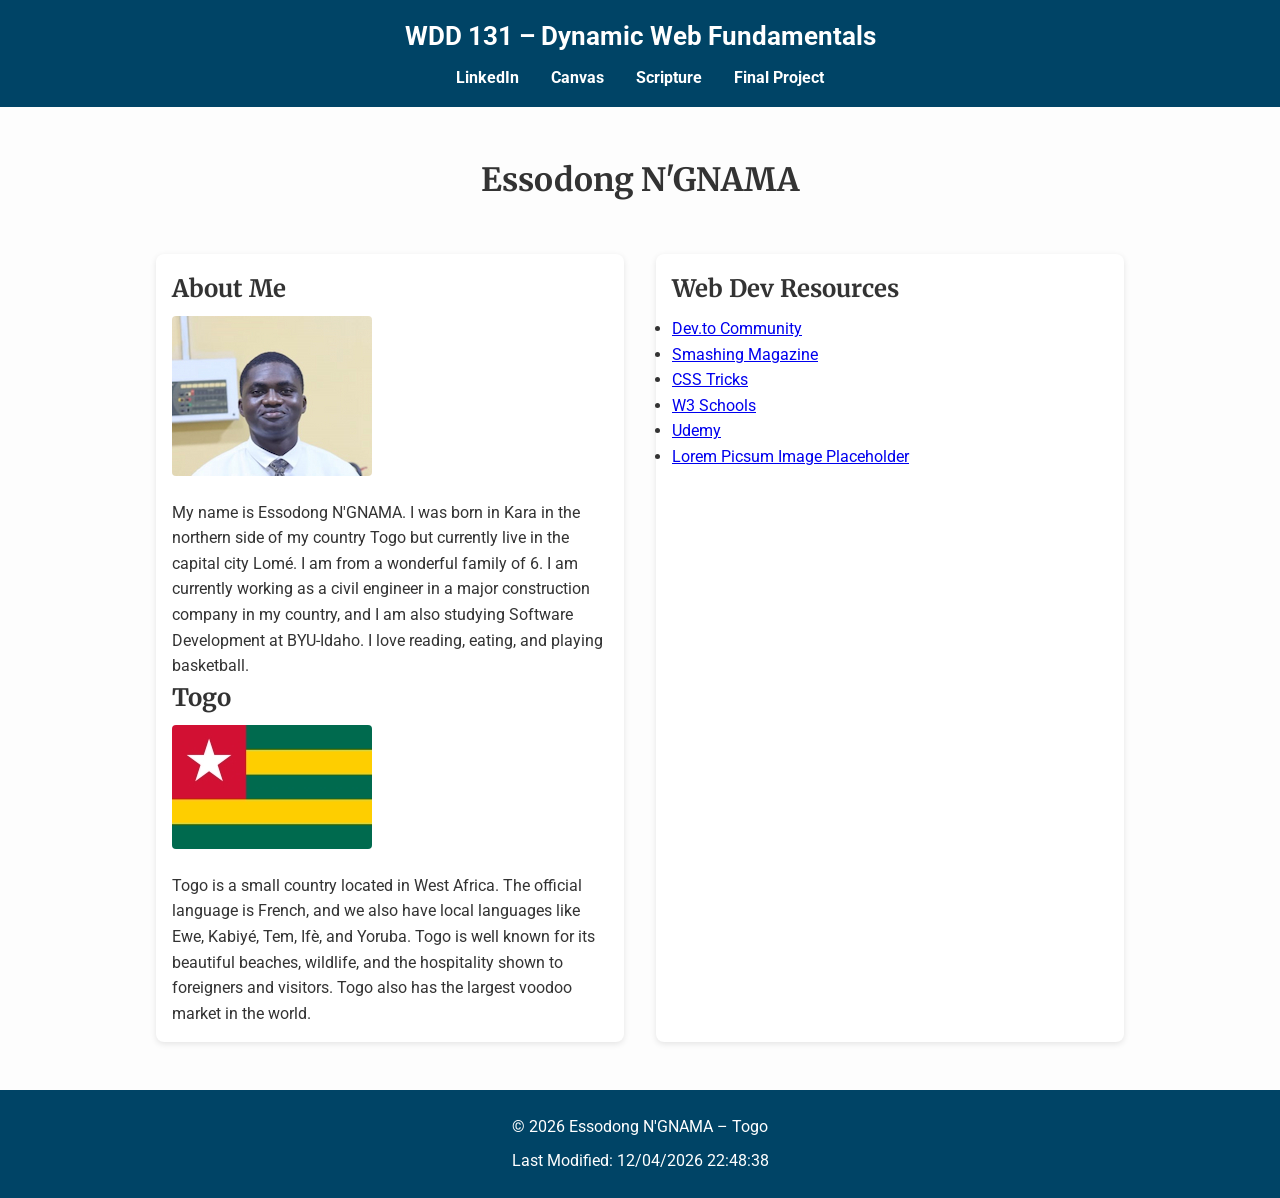
<file: index.html>
<!DOCTYPE html>
<html lang="en">

<head>
    <meta charset="UTF-8">
    <meta name="viewport" content="width=device-width, initial-scale=1.0">
    <title>WDD 131 – Dynamic Web Fundamentals – Essodong N'GNAMA</title>
    <meta name="description"
        content="WDD 131 – Dynamic Web Fundamentals. Essodong N'GNAMA. A summary of web development fundamentals including HTML, CSS, and responsive design.">
    <meta name="author" content="Essodong N'GNAMA">

    <!-- Google Fonts -->
    <link rel="preconnect" href="https://fonts.googleapis.com">
    <link rel="preconnect" href="https://fonts.gstatic.com" crossorigin>
    <link
        href="https://fonts.googleapis.com/css2?family=Roboto:wght@400;700&family=Merriweather:wght@400;700&display=swap"
        rel="stylesheet">

    <!-- CSS -->
    <link rel="stylesheet" href="styles/base.css">

    <!-- JavaScript -->
    <script src="scripts/getdates.js" defer></script>
</head>

<body>
    <!-- Header -->
    <header>
        <span id="course-title">WDD 131 – Dynamic Web Fundamentals</span>
        <nav>
            <ul>
                <li><a href="https://www.linkedin.com/">LinkedIn</a></li>
                <li><a href="https://byupw.instructure.com/">Canvas</a></li>
                <li><a
                        href="https://www.churchofjesuschrist.org/study/scriptures/bofm/1-ne/3?lang=eng&id=p7#p7">Scripture</a>
                </li>
                <li><a href="final-project/">Final Project</a></li>
            </ul>
        </nav>
    </header>

    <!-- Main -->
    <main>
        <h1>Essodong N'GNAMA</h1>

        <section class="card">
            <h2>About Me</h2>
            <img src="images/profile.jpg" alt="Portrait of Essodong N'GNAMA">
            <p>My name is Essodong N'GNAMA. I was born in Kara in the northern side of my country Togo but currently
                live in the capital city Lomé. I am from a wonderful family of 6. I am currently working as a civil
                engineer in a major construction company in my country, and I am also studying Software Development at
                BYU-Idaho. I love reading, eating, and playing basketball.</p>

            <h2>Togo</h2>
            <img src="images/togo.jpg" alt="Landscape view of Togo, West Africa">
            <p>Togo is a small country located in West Africa. The official language is French, and we also have local
                languages like Ewe, Kabiyé, Tem, Ifè, and Yoruba. Togo is well known for its beautiful beaches,
                wildlife, and the hospitality shown to foreigners and visitors. Togo also has the largest voodoo market
                in the world.</p>
        </section>

        <section class="card">
            <h2>Web Dev Resources</h2>
            <ul>
                <li><a href="https://dev.to/">Dev.to Community</a></li>
                <li><a href="https://www.smashingmagazine.com/">Smashing Magazine</a></li>
                <li><a href="https://css-tricks.com/">CSS Tricks</a></li>
                <li><a href="https://www.w3schools.com/">W3 Schools</a></li>
                <li><a href="https://www.udemy.com/">Udemy</a></li>
                <li><a href="https://picsum.photos/">Lorem Picsum Image Placeholder</a></li>
            </ul>
        </section>
    </main>

    <!-- Footer -->
    <footer>
        <p>&copy; <span id="currentyear"></span> Essodong N'GNAMA – Togo</p>
        <p id="lastModified"></p>
    </footer>
</body>

</html>
</file>
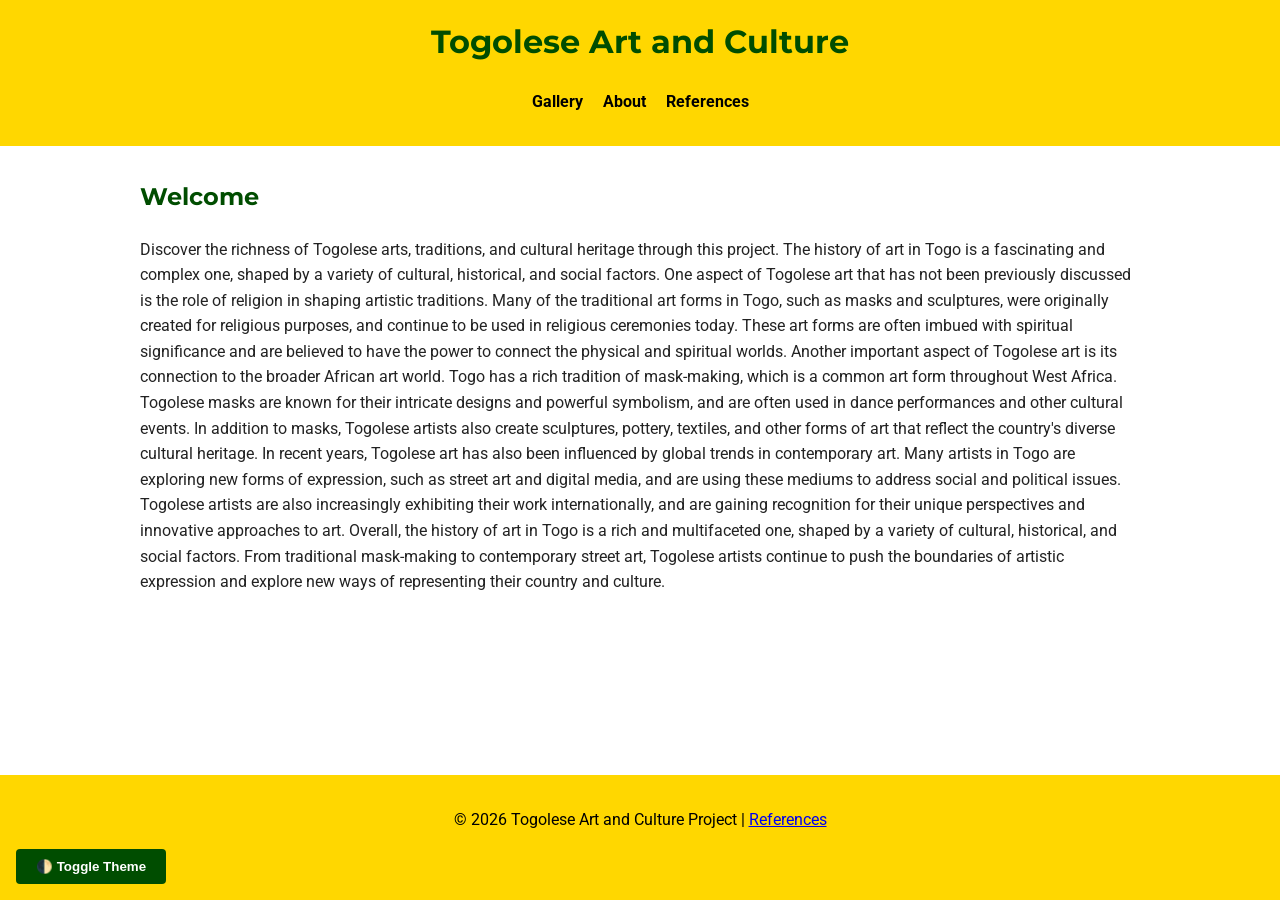
<file: project/index.html>
<!DOCTYPE html>
<html lang="en">

<head>
    <meta charset="UTF-8">
    <meta name="viewport" content="width=device-width, initial-scale=1.0">
    <meta name="description"
        content="Homepage for Togolese Art and Culture project. Explore the richness of Togo’s arts, traditions, and cultural heritage.">
    <meta name="author" content="Guillaume">
    <title>Togolese Art and Culture - Home</title>
    <!-- Google Fonts -->
    <link rel="preconnect" href="https://fonts.googleapis.com">
    <link rel="preconnect" href="https://fonts.gstatic.com" crossorigin>
    <link href="https://fonts.googleapis.com/css2?family=Montserrat:wght@600&family=Roboto&display=swap" rel="stylesheet">
    <script src="scripts/script.js" defer></script>
    <link rel="stylesheet" href="styles/siteplan.css">
</head>

<body>
    <header>
        <h1>Togolese Art and Culture</h1>
        <nav>
            <ul>
                <li><a href="gallery.html">Gallery</a></li>
                <li><a href="about.html">About</a></li>
                <li><a href="references.html">References</a></li>
            </ul>
        </nav>
       
    </header>

    <main>
        <section>
            <h2>Welcome</h2>
            <p>Discover the richness of Togolese arts, traditions, and cultural heritage through this project.
                The history of art in Togo is a fascinating and complex one, shaped by a variety of cultural, historical, and social
                factors. One aspect of Togolese art that has not been previously discussed is the role of religion in shaping artistic
                traditions. Many of the traditional art forms in Togo, such as masks and sculptures, were originally created for
                religious purposes, and continue to be used in religious ceremonies today. These art forms are often imbued with
                spiritual significance and are believed to have the power to connect the physical and spiritual worlds. Another
                important aspect of Togolese art is its connection to the broader African art world. Togo has a rich tradition of
                mask-making, which is a common art form throughout West Africa. Togolese masks are known for their intricate designs and
                powerful symbolism, and are often used in dance performances and other cultural events. In addition to masks, Togolese
                artists also create sculptures, pottery, textiles, and other forms of art that reflect the country's diverse cultural
                heritage. In recent years, Togolese art has also been influenced by global trends in contemporary art. Many artists in
                Togo are exploring new forms of expression, such as street art and digital media, and are using these mediums to address
                social and political issues. Togolese artists are also increasingly exhibiting their work internationally, and are
                gaining recognition for their unique perspectives and innovative approaches to art. Overall, the history of art in Togo
                is a rich and multifaceted one, shaped by a variety of cultural, historical, and social factors. From traditional
                mask-making to contemporary street art, Togolese artists continue to push the boundaries of artistic expression and
                explore new ways of representing their country and culture.
            </p>
        </section>
    </main>

    <footer>
        <p>&copy; 2026 Togolese Art and Culture Project | <a href="references.html">References</a></p>
    </footer>
</body>

</html>
</file>
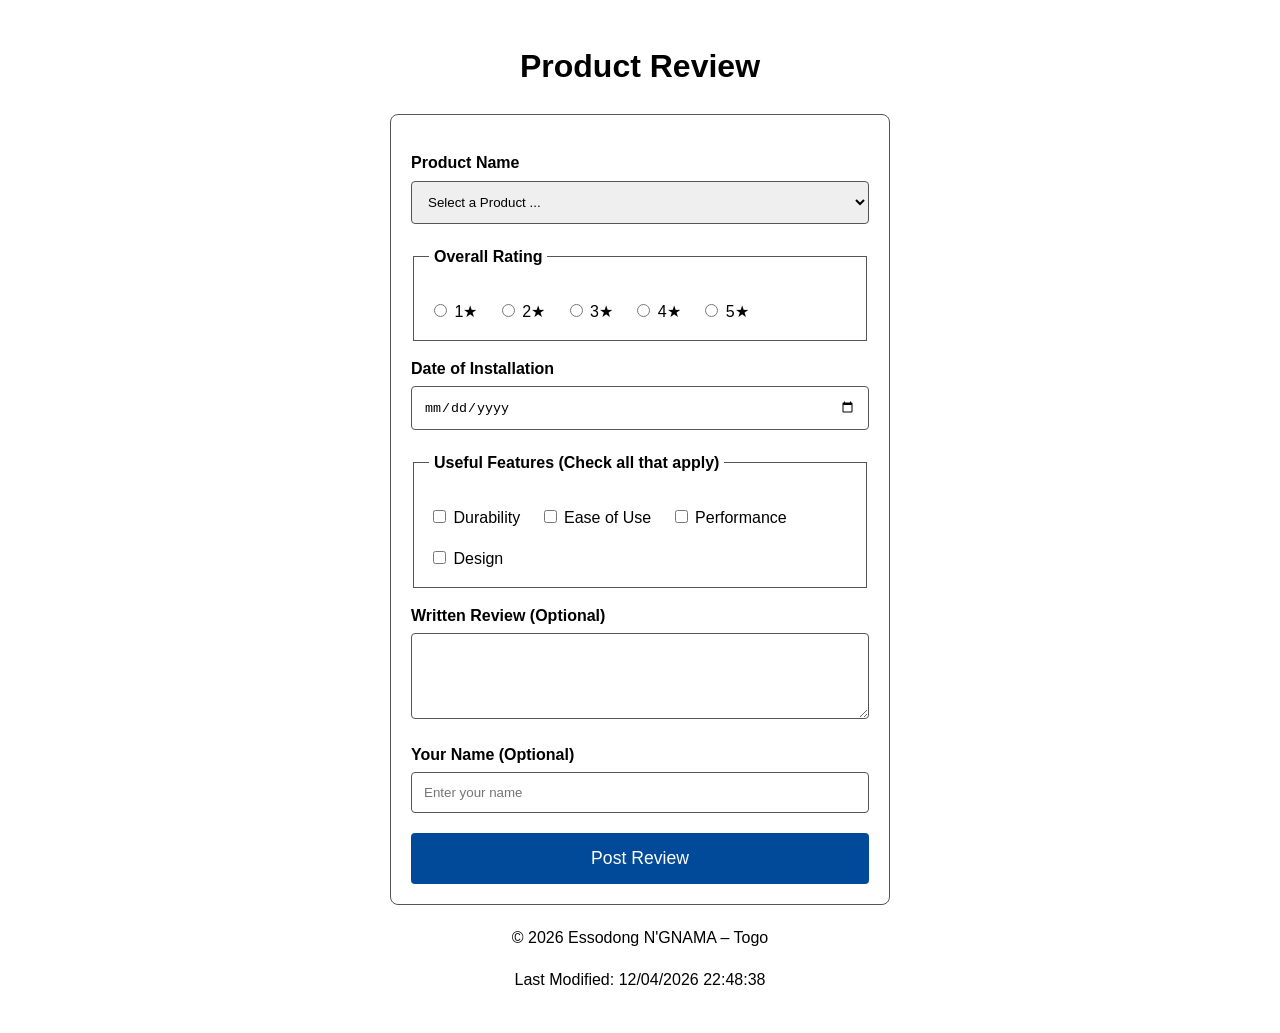
<file: form.html>
<!DOCTYPE html>
<html lang="en">

<head>
    <meta charset="UTF-8">
    <meta name="viewport" content="width=device-width, initial-scale=1.0">
    <title>Product Review - Essodong N'GNAMA</title>
    <meta name="description"
        content="Submit your detailed product review including ratings, features, and installation dates.">
    <meta name="author" content="Essodong N'GNAMA">
    <link rel="stylesheet" href="styles/form.css">
    <script src="scripts/form.js" defer></script>
</head>

<body>
    <header>
        <h1>Product Review</h1>
    </header>

    <main>
        <form method="get" action="review.html">
            <!-- Product Name -->
            <label for="product">Product Name</label>
            <select id="product" name="product" required>
                <option value="" disabled selected>Select a Product ...</option>
            </select>

            <!-- Overall Rating -->
            <fieldset>
                <legend>Overall Rating</legend>
                <div class="rating-group">
                    <label for="rating1"><input type="radio" id="rating1" name="rating" value="1" required> 1★</label>
                    <label for="rating2"><input type="radio" id="rating2" name="rating" value="2" required> 2★</label>
                    <label for="rating3"><input type="radio" id="rating3" name="rating" value="3" required> 3★</label>
                    <label for="rating4"><input type="radio" id="rating4" name="rating" value="4" required> 4★</label>
                    <label for="rating5"><input type="radio" id="rating5" name="rating" value="5" required> 5★</label>
                </div>
            </fieldset>

            <!-- Date of Installation -->
            <label for="installDate">Date of Installation</label>
            <input type="date" id="installDate" name="installDate" required>

            <!-- Useful Features -->
            <fieldset>
                <legend>Useful Features (Check all that apply)</legend>
                <label for="feature1"><input type="checkbox" id="feature1" name="features" value="durability">
                    Durability</label>
                <label for="feature2"><input type="checkbox" id="feature2" name="features" value="ease-of-use"> Ease of
                    Use</label>
                <label for="feature3"><input type="checkbox" id="feature3" name="features" value="performance">
                    Performance</label>
                <label for="feature4"><input type="checkbox" id="feature4" name="features" value="design">
                    Design</label>
            </fieldset>

            <!-- Written Review -->
            <label for="reviewText">Written Review (Optional)</label>
            <textarea id="reviewText" name="reviewText" rows="4"></textarea>

            <!-- User Name -->
            <label for="username">Your Name (Optional)</label>
            <input type="text" id="username" name="username" placeholder="Enter your name">

            <!-- Submit -->
            <input type="submit" value="Post Review" class="submit-btn">
        </form>
    </main>

    <footer>
        <p>&copy; <span id="year"></span> Essodong N'GNAMA – Togo</p>
        <p>Last Modified: <span id="lastModified"></span></p>
    </footer>
</body>

</html>
</file>
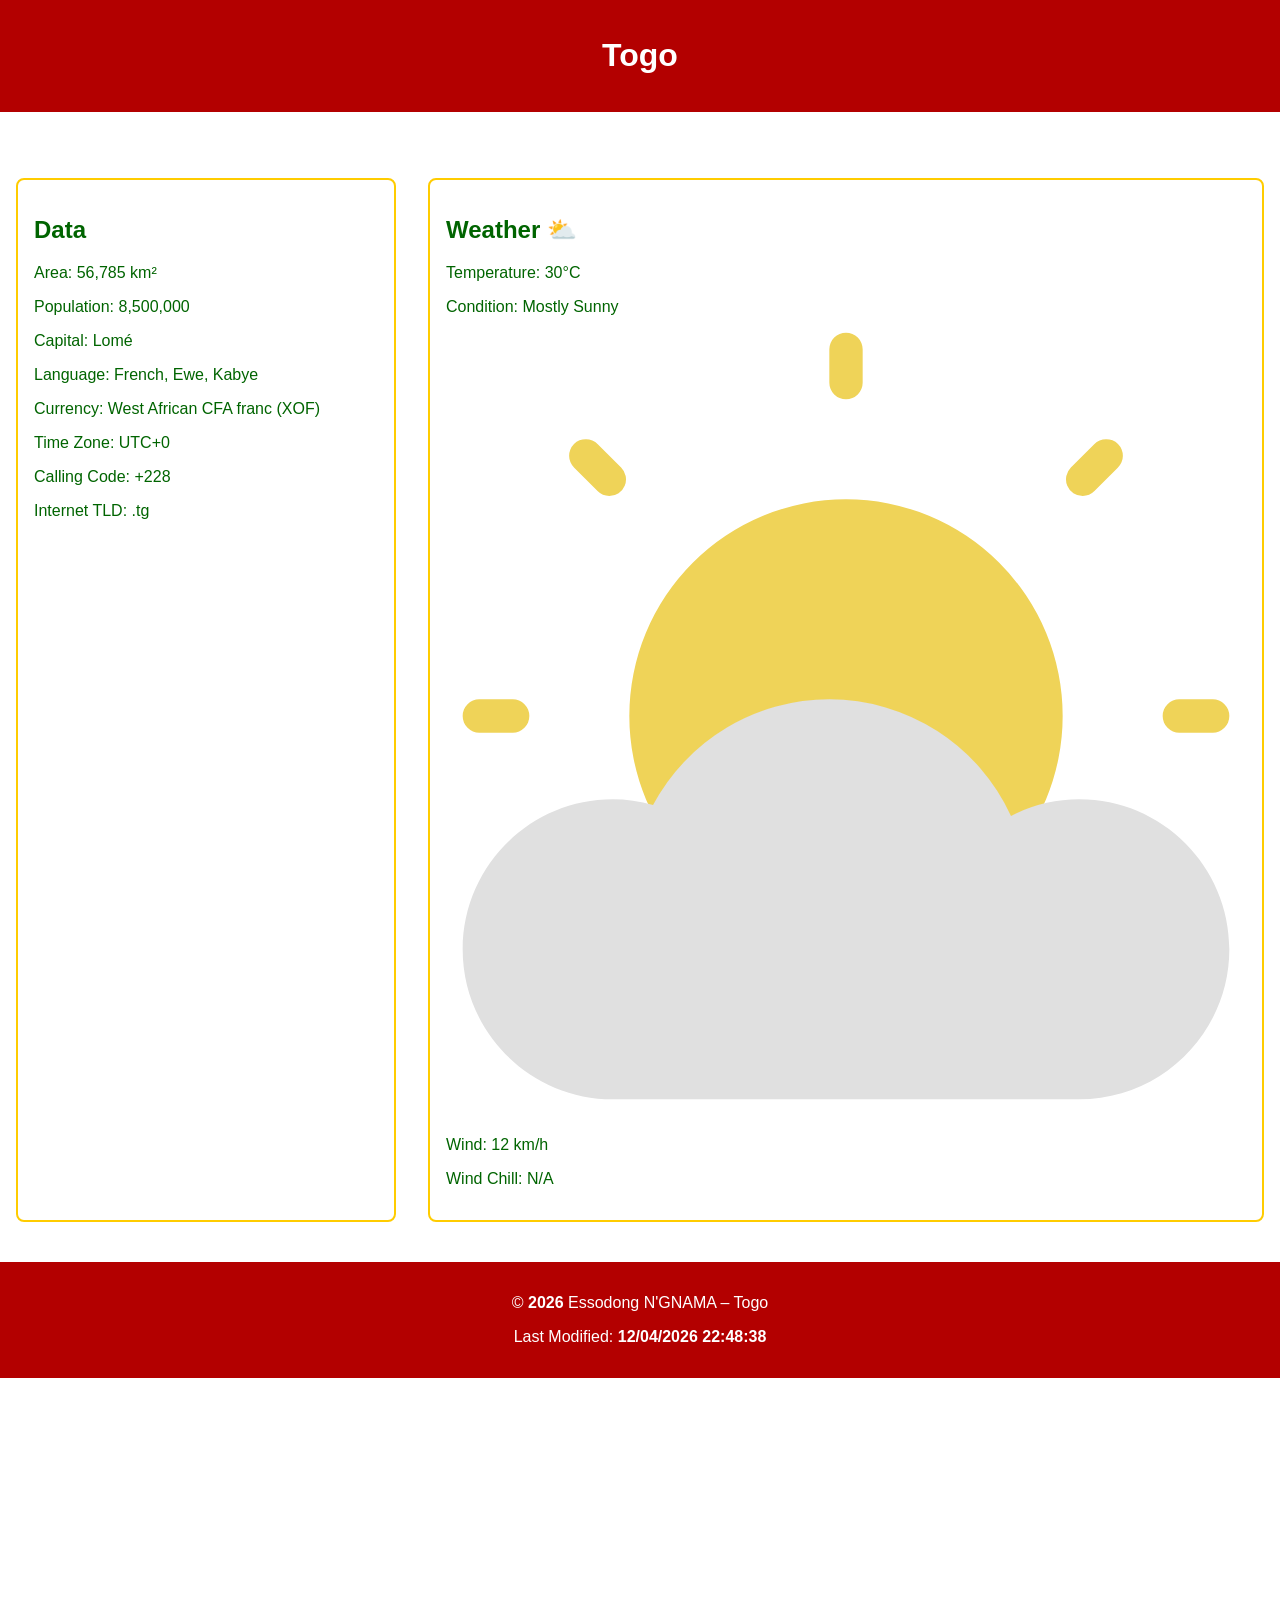
<file: place.html>
<!DOCTYPE html>
<html lang="en">

<head>
    <meta charset="UTF-8">
    <meta name="viewport" content="width=device-width, initial-scale=1.0">
    <title>Togo – A Place in West Africa</title>
    <meta name="description"
        content="WDD 131 – Dynamic Web Fundamentals. Essodong N'GNAMA. Explore Togo with data, weather, and responsive design.">
    <meta name="author" content="Essodong N'GNAMA">
    <link rel="stylesheet" href="styles/place.css">
    <script src="scripts/place.js" defer></script>
</head>

<body>
    <header>
        <h1>Togo</h1>
    </header>

    <main>
        <!-- Hero image -->
        <section class="hero">
            <picture>
                <source srcset="images/togo-small.webp" media="(max-width: 600px)">
                <source srcset="images/togo-medium.webp" media="(max-width: 1024px)">
                <img src="images/togo-large.webp" alt="Scenery from Togo">
            </picture>
        </section>

        <!-- Data section -->
        <section class="data">
            <h2>Data</h2>
            <p>Area: 56,785 km²</p>
            <p>Population: 8,500,000</p>
            <p>Capital: Lomé</p>
            <p>Language: French, Ewe, Kabye</p>
            <p>Currency: West African CFA franc (XOF)</p>
            <p>Time Zone: UTC+0</p>
            <p>Calling Code: +228</p>
            <p>Internet TLD: .tg</p>
        </section>

        <!-- Weather section -->
        <section class="weather">
            <h2>Weather</h2>
            <p>Temperature: <span id="temp">30°C</span></p>
            <p>Condition: Mostly Sunny
                <!-- SVG icon for mobile -->
                <img src="images/weather.svg" alt="Weather icon" class="weather-icon">
            </p>
            <p>Wind: <span id="wind">12 km/h</span></p>
            <p>Wind Chill: <span id="chill">N/A</span></p>
        </section>
    </main>

    <footer>
        <p>&copy; <span id="year"></span> Essodong N'GNAMA – Togo</p>
        <p>Last Modified: <span id="lastModified"></span></p>
    </footer>
</body>

</html>
</file>
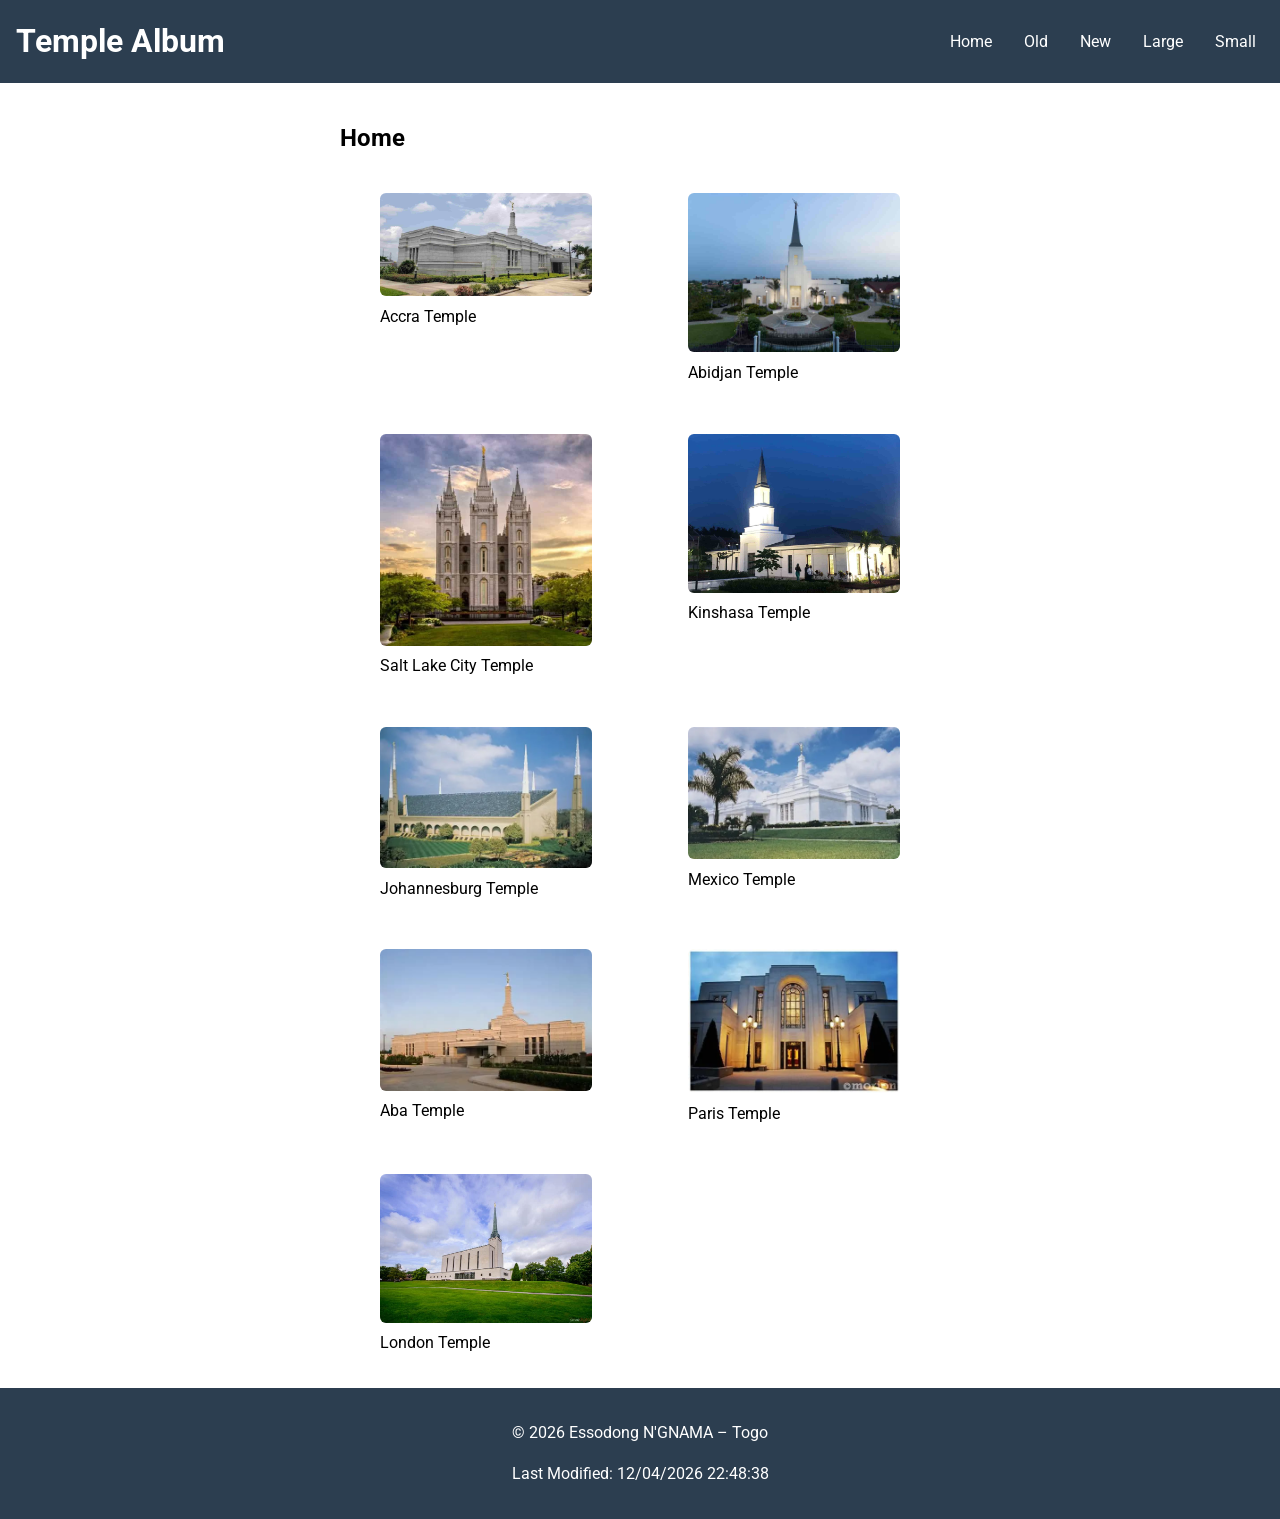
<file: temples.html>
<!DOCTYPE html>
<html lang="en">

<head>
    <meta charset="UTF-8">
    <meta name="viewport" content="width=device-width, initial-scale=1.0">
    <title>WDD 131 – Dynamic Web Fundamentals – Essodong N'GNAMA</title>
    <meta name="description"
        content="WDD 131 – Dynamic Web Fundamentals. Essodong N'GNAMA. A summary of web development fundamentals including HTML, CSS, and responsive design.">
    <meta name="author" content="Essodong N'GNAMA">

    <!-- Google Fonts -->
    <link rel="preconnect" href="https://fonts.googleapis.com">
    <link rel="preconnect" href="https://fonts.gstatic.com" crossorigin>
    <link href="https://fonts.googleapis.com/css2?family=Roboto&display=swap" rel="stylesheet">

    <!-- Styles -->
    <link rel="stylesheet" href="styles/temples.css">
    <link rel="stylesheet" href="styles/temples-large.css">

    <!-- JS -->
    <script src="scripts/temples.js" defer></script>
</head>

<body>
    <header>
        <h1>Temple Album</h1>
        <button id="hamburger" aria-label="Toggle navigation">☰</button>
        <nav id="navMenu">
            <ul>
                <li><a href="#">Home</a></li>
                <li><a href="#">Old</a></li>
                <li><a href="#">New</a></li>
                <li><a href="#">Large</a></li>
                <li><a href="#">Small</a></li>
            </ul>
        </nav>
    </header>

    <main>
        <h2>Home</h2>
        <section class="album">
            <figure>
                <img src="images/temple1.jpg" alt="Accra Temple" width="400" height="300">
                <figcaption>Accra Temple</figcaption>
            </figure>
            <figure>
                <img src="images/temple2.jpg" alt="Abidjan Temple" width="400" height="300">
                <figcaption>Abidjan Temple</figcaption>
            </figure>
            <figure>
                <img src="images/temple3.jpg" alt="Salt Lake City Temple" width="400" height="300">
                <figcaption>Salt Lake City Temple</figcaption>
            </figure>
            <figure>
                <img src="images/temple4.jpg" alt="Kinshasa Temple" width="400" height="300">
                <figcaption>Kinshasa Temple</figcaption>
            </figure>
            <figure>
                <img src="images/temple5.jpg" alt="Johannesburg Temple" width="400" height="300">
                <figcaption>Johannesburg Temple</figcaption>
            </figure>
            <figure>
                <img src="images/temple6.jpg" alt="Mexico Temple" width="400" height="300">
                <figcaption>Mexico Temple</figcaption>
            </figure>
            <figure>
                <img src="images/temple7.jpg" alt="Aba Temple" width="400" height="300">
                <figcaption>Aba Temple</figcaption>
            </figure>
            <figure>
                <img src="images/temple8.jpg" alt="Paris Temple" width="400" height="300">
                <figcaption>Paris Temple</figcaption>
            </figure>
            <figure>
                <img src="images/temple9.jpg" alt="London Temple" width="400" height="300">
                <figcaption>London Temple</figcaption>
            </figure>
        </section>
    </main>

    <footer>
        <p>&copy; <span id="year"></span> Essodong N'GNAMA – Togo</p>
        <p>Last Modified: <span id="lastModified"></span></p>
    </footer>
</body>

</html>
</file>
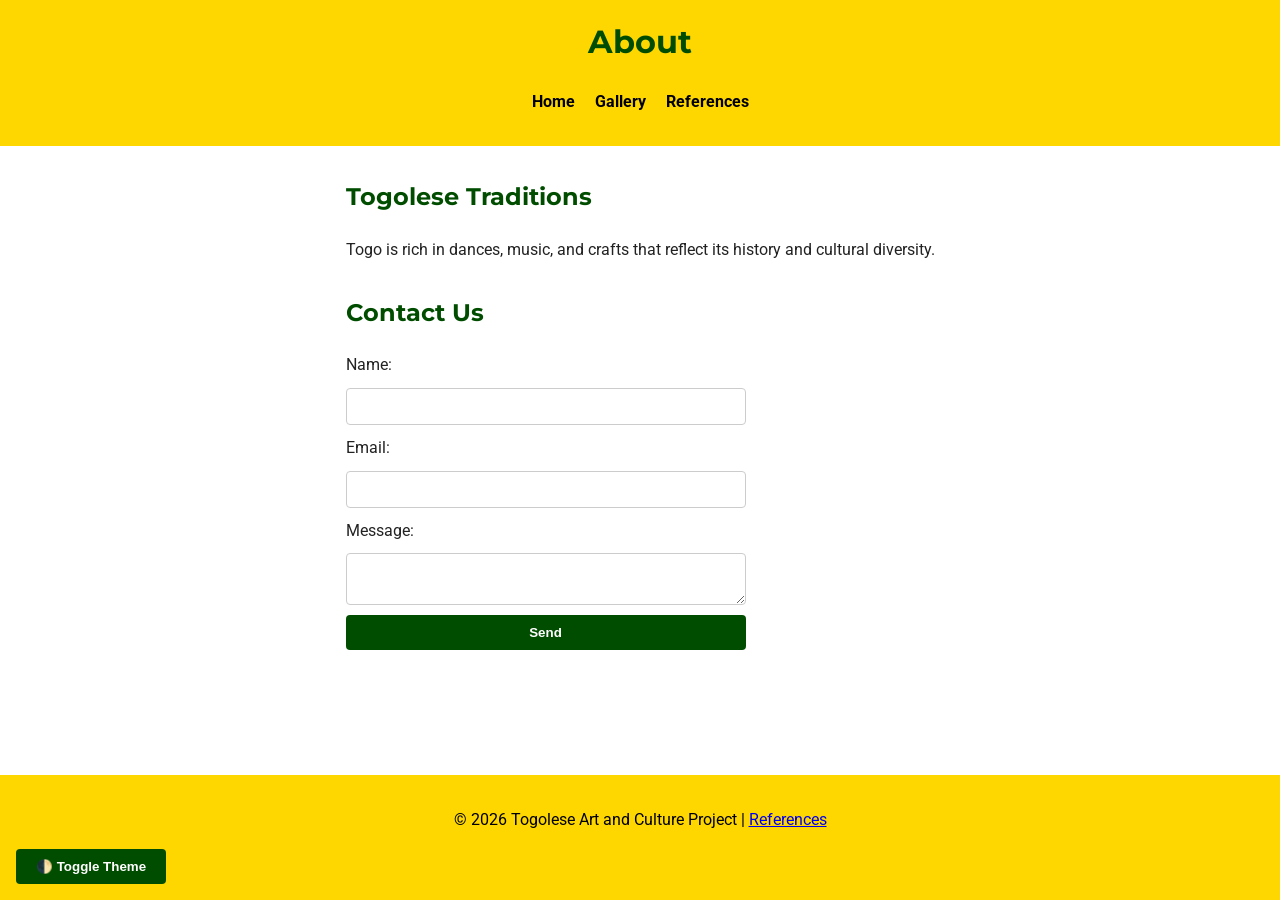
<file: project/about.html>
<!DOCTYPE html>
<html lang="en">

<head>
    <meta charset="UTF-8">
    <meta name="viewport" content="width=device-width, initial-scale=1.0">
    <meta name="description"
        content="Learn about Togolese traditions, dances, music, and crafts. Contact us through the form provided.">
    <meta name="author" content="Guillaume">
    <title>Togolese Art and Culture - About</title>
    <!-- Google Fonts -->
    <link rel="preconnect" href="https://fonts.googleapis.com">
    <link rel="preconnect" href="https://fonts.gstatic.com" crossorigin>
    <link href="https://fonts.googleapis.com/css2?family=Montserrat:wght@600&family=Roboto&display=swap" rel="stylesheet">
    <link rel="stylesheet" href="styles/siteplan.css">
    <script src="scripts/script.js" defer></script>
</head>

<body>
    <header>
        <h1>About</h1>
        <nav>
            <ul>
                <li><a href="index.html">Home</a></li>
                <li><a href="gallery.html">Gallery</a></li>
                <li><a href="references.html">References</a></li>
            </ul>
        </nav>
    </header>

    <main>
        <section>
            <h2>Togolese Traditions</h2>
            <p>Togo is rich in dances, music, and crafts that reflect its history and cultural diversity.</p>
        </section>

        <section>
            <h2>Contact Us</h2>
            <form>
                <label for="name">Name:</label>
                <input type="text" id="name" name="name" required>

                <label for="email">Email:</label>
                <input type="email" id="email" name="email" required>

                <label for="message">Message:</label>
                <textarea id="message" name="message" required></textarea>

                <button type="submit">Send</button>
            </form>
        </section>
    </main>

    <footer>
        <p>&copy; 2026 Togolese Art and Culture Project | <a href="references.html">References</a></p>
    </footer>
</body>

</html>
</file>
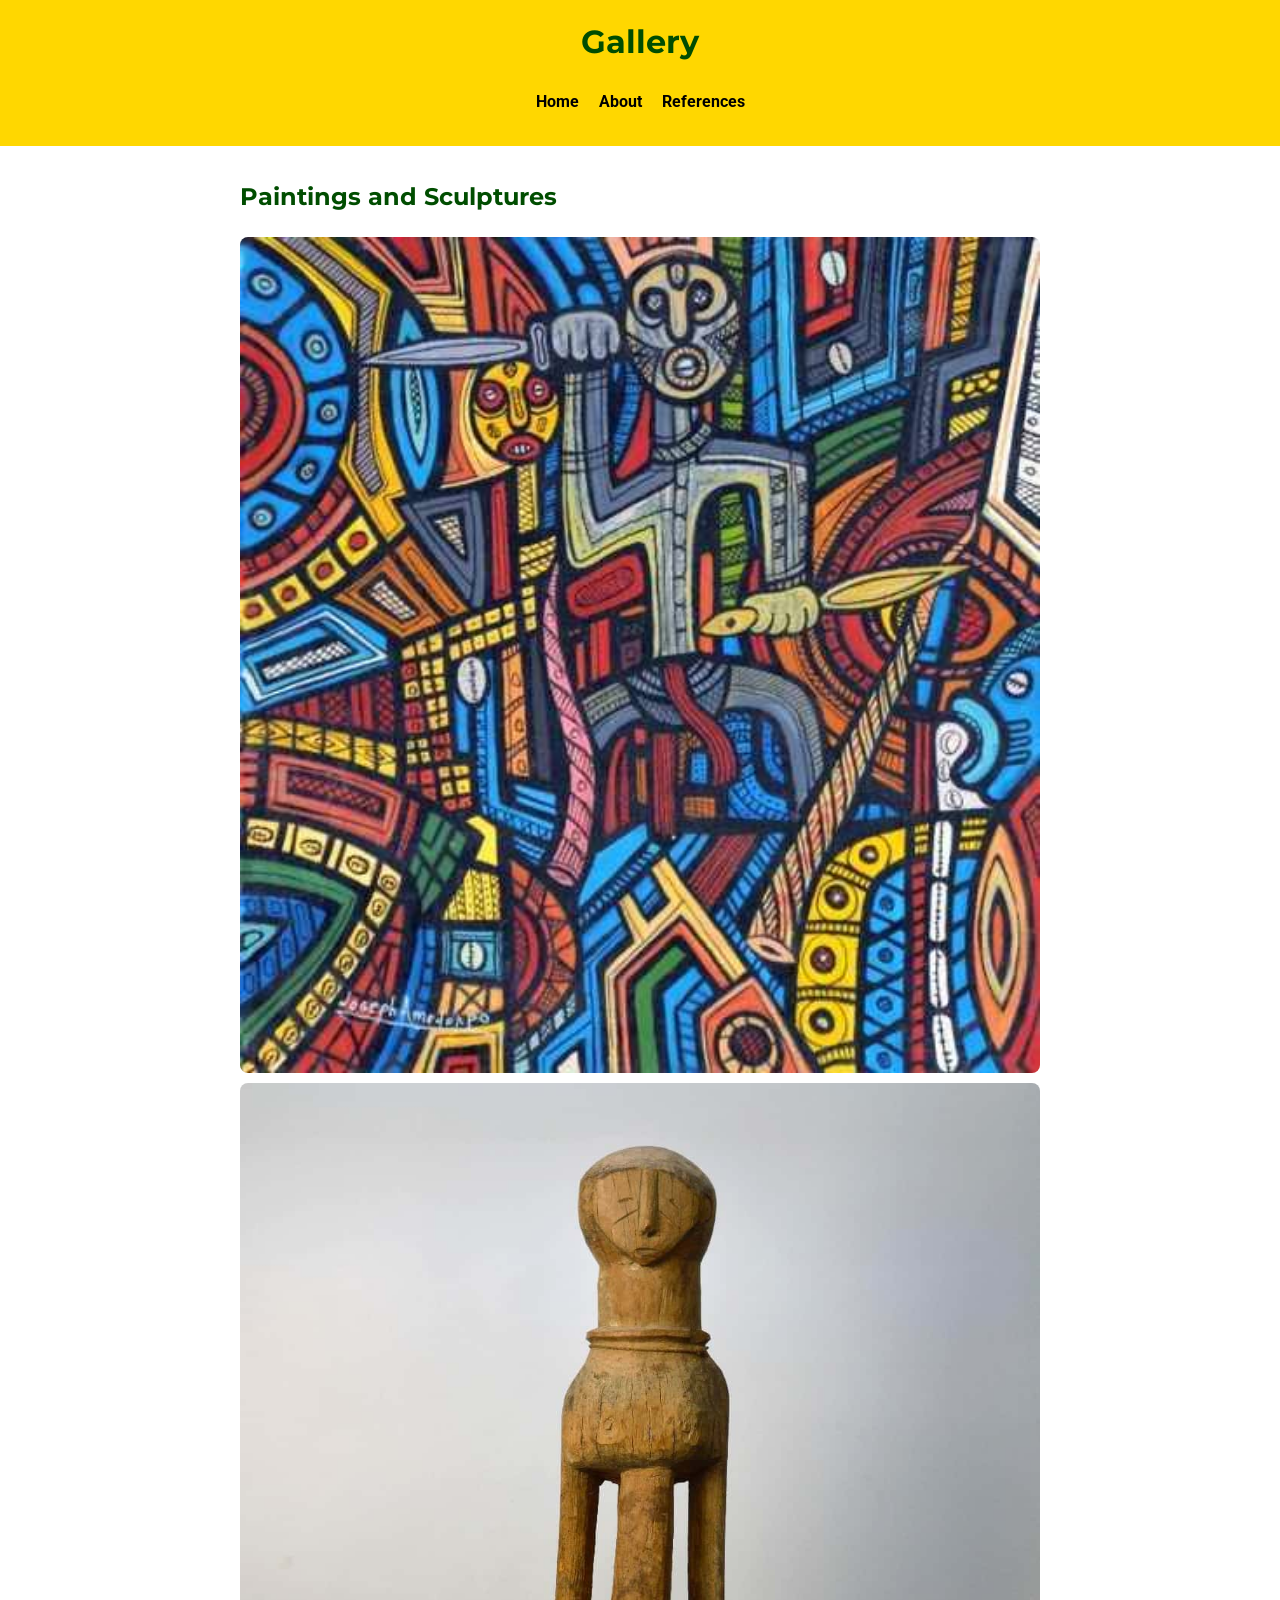
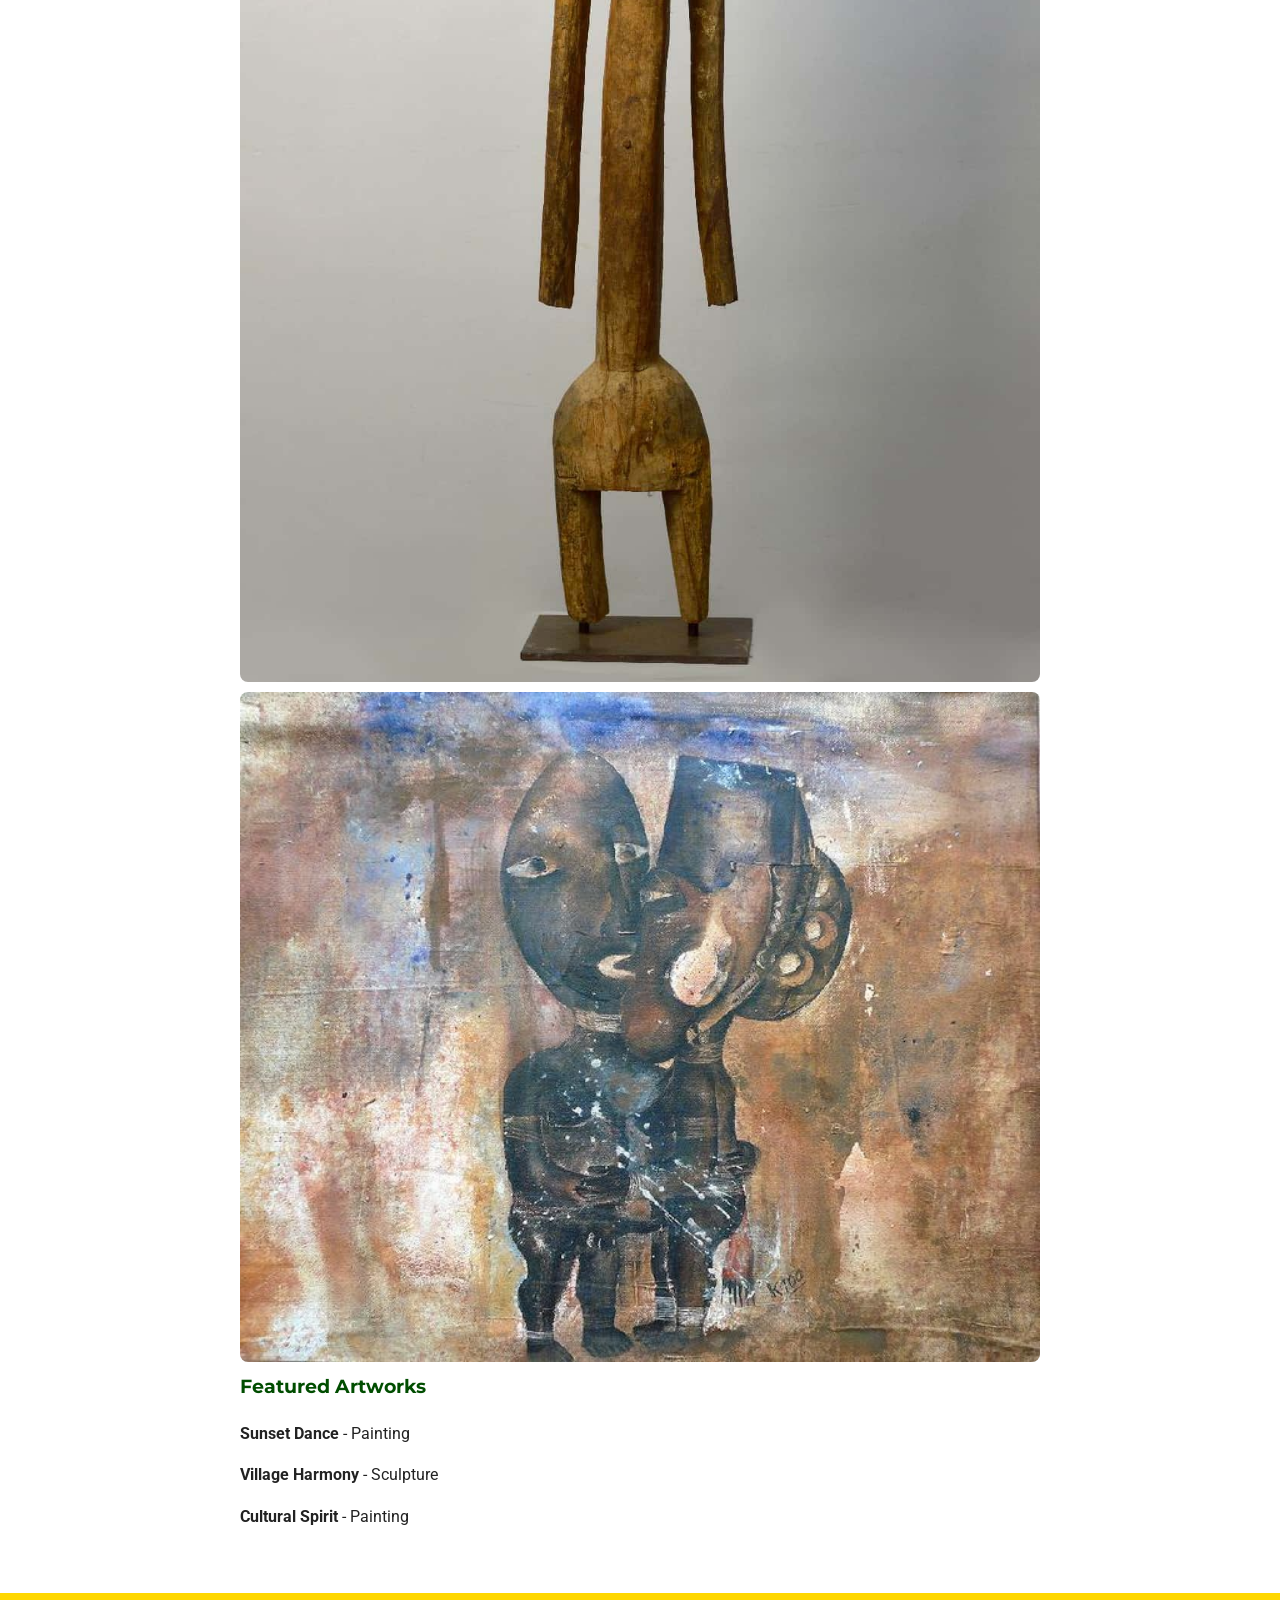
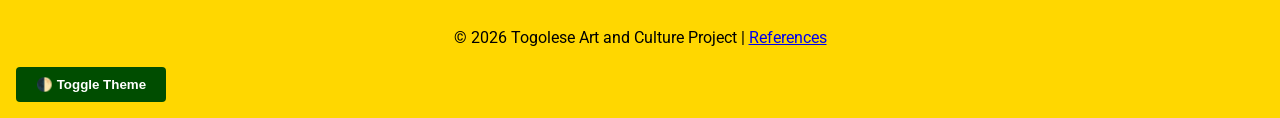
<file: project/gallery.html>
<!DOCTYPE html>
<html lang="en">

<head>
    <meta charset="UTF-8">
    <meta name="viewport" content="width=device-width, initial-scale=1.0">
    <meta name="description"
        content="Gallery of Togolese paintings and sculptures. Explore visual art and cultural expressions from Togo.">
    <meta name="author" content="Guillaume">
    <title>Togolese Art and Culture - Gallery</title>
    <!-- Google Fonts -->
    <link rel="preconnect" href="https://fonts.googleapis.com">
    <link rel="preconnect" href="https://fonts.gstatic.com" crossorigin>
    <link href="https://fonts.googleapis.com/css2?family=Montserrat:wght@600&family=Roboto&display=swap"
        rel="stylesheet">
    <link rel="stylesheet" href="styles/siteplan.css">
    <script src="scripts/script.js" defer></script>
</head>

<body>
    <header>
        <h1>Gallery</h1>
        <nav>
            <ul>
                <li><a href="index.html">Home</a></li>
                <li><a href="about.html">About</a></li>
                <li><a href="references.html">References</a></li>
            </ul>
        </nav>
    </header>

    <main>
        <section>
            <h2>Paintings and Sculptures</h2>
            <img src="images/painting.jpg" width="800" height="600" alt="Togolese painting" loading="lazy">
            <img src="images/sculpture.jpg" width="800" height="600" alt="Togolese sculpture" loading="lazy">
            <img src="images/painting1.jpg" width="800" height="600" alt="Togolese painting voodoo" loading="lazy">
        </section>
    </main>

    <footer>
        <p>&copy; 2026 Togolese Art and Culture Project | <a href="references.html">References</a></p>
    </footer>
</body>

</html>
</file>
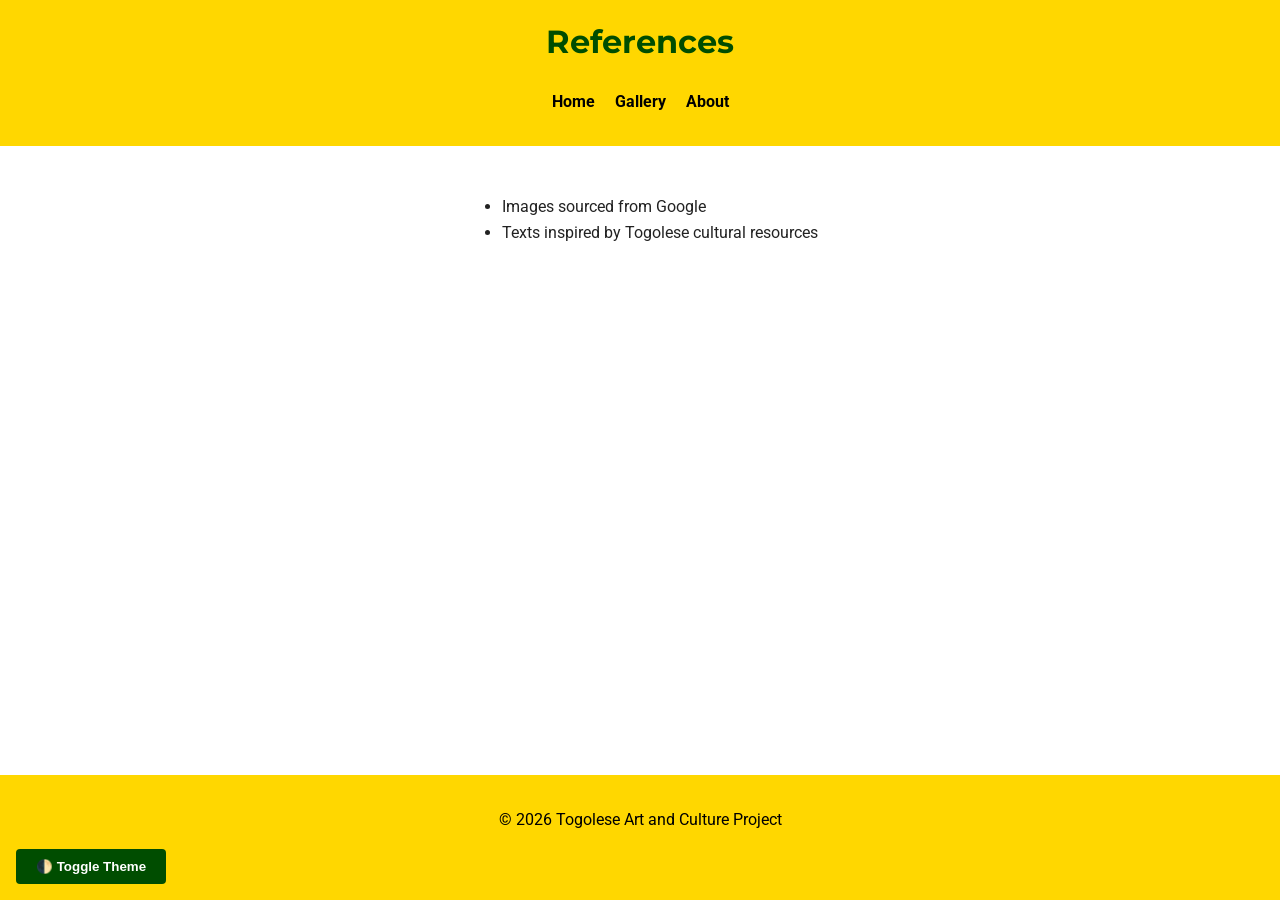
<file: project/references.html>
<!DOCTYPE html>
<html lang="en">

<head>
    <meta charset="UTF-8">
    <meta name="viewport" content="width=device-width, initial-scale=1.0">
    <meta name="description"
        content="References and sources for Togolese Art and Culture project. Includes citations for images and texts used.">
    <meta name="author" content="Guillaume">
    <title>Togolese Art and Culture - References</title>
    <!-- Google Fonts -->
    <link rel="preconnect" href="https://fonts.googleapis.com">
    <link rel="preconnect" href="https://fonts.gstatic.com" crossorigin>
    <link href="https://fonts.googleapis.com/css2?family=Montserrat:wght@600&family=Roboto&display=swap" rel="stylesheet">
    <link rel="stylesheet" href="styles/siteplan.css">
    <script src="scripts/script.js" defer></script>
</head>

<body>
    <header>
        <h1>References</h1>
        <nav>
            <ul>
                <li><a href="index.html">Home</a></li>
                <li><a href="gallery.html">Gallery</a></li>
                <li><a href="about.html">About</a></li>
            </ul>
        </nav>
    </header>

    <main>
        <ul>
            <li>Images sourced from Google</li>
            <li>Texts inspired by Togolese cultural resources</li>
        </ul>
    </main>

    <footer>
        <p>&copy; 2026 Togolese Art and Culture Project</p>
    </footer>
</body>

</html>
</file>
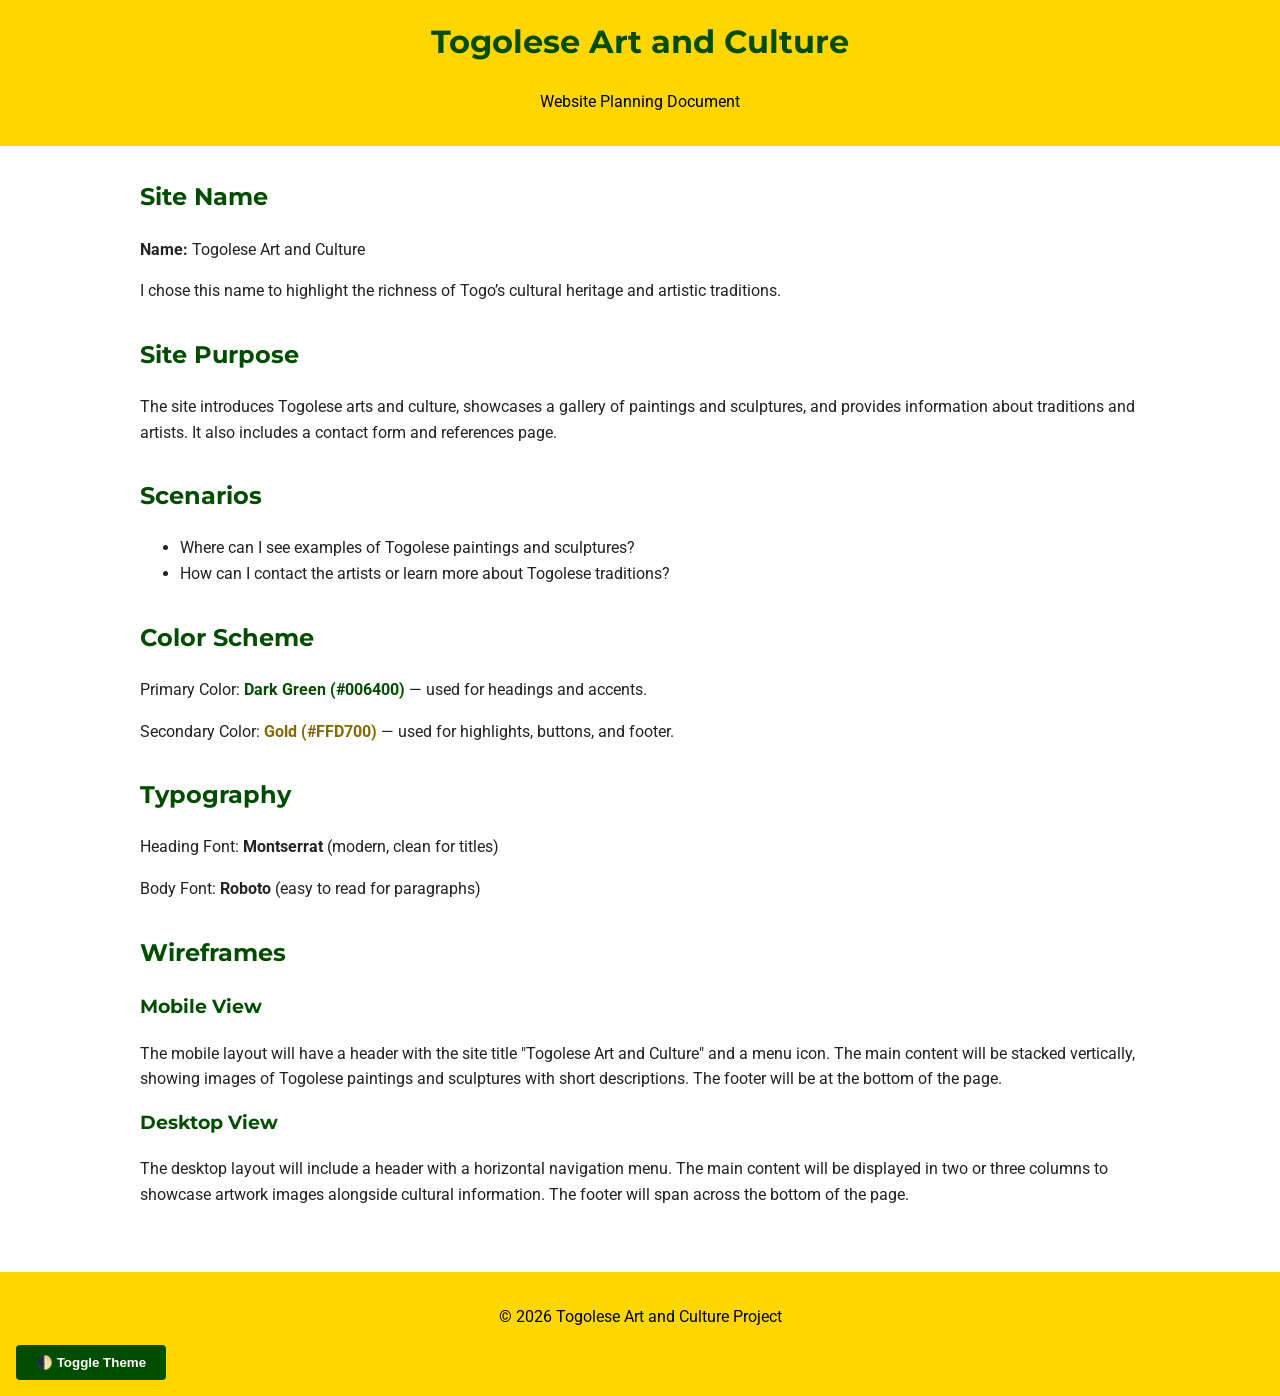
<file: project/siteplan.html>
<!DOCTYPE html>
<html lang="en">

<head>
    <meta charset="UTF-8">
    <meta name="viewport" content="width=device-width, initial-scale=1.0">
    <meta name="description"
        content="Site plan for Togolese Art and Culture project. Showcasing Togo's arts, traditions, and cultural heritage with gallery, about page, and references.">
    <meta name="author" content="Guillaume">
    <title>Togolese Art and Culture - Site Plan</title>
    <!-- Google Fonts -->
    <link rel="preconnect" href="https://fonts.googleapis.com">
    <link rel="preconnect" href="https://fonts.gstatic.com" crossorigin>
    <link href="https://fonts.googleapis.com/css2?family=Montserrat:wght@600&family=Roboto&display=swap" rel="stylesheet">
    <link rel="stylesheet" href="styles/siteplan.css">
    <script src="scripts/script.js" defer></script>

</head>

<body>
    <header>
        <h1>Togolese Art and Culture</h1>
        <p>Website Planning Document</p>
    </header>

    <main>
        <section>
            <h2>Site Name</h2>
            <p><strong>Name:</strong> Togolese Art and Culture</p>
            <p>I chose this name to highlight the richness of Togo’s cultural heritage and artistic traditions.</p>
        </section>

        <section>
            <h2>Site Purpose</h2>
            <p>The site introduces Togolese arts and culture, showcases a gallery of paintings and sculptures, and
                provides information about traditions and artists. It also includes a contact form and references page.
            </p>
        </section>

        <section>
            <h2>Scenarios</h2>
            <ul>
                <li>Where can I see examples of Togolese paintings and sculptures?</li>
                <li>How can I contact the artists or learn more about Togolese traditions?</li>
            </ul>
        </section>

        <section>
            <h2>Color Scheme</h2>
            <p>Primary Color: <span class="color-sample green">Dark Green (#006400)</span> — used for headings and
                accents.</p>
            <p>Secondary Color: <span class="color-sample gold">Gold (#FFD700)</span> — used for highlights, buttons,
                and footer.</p>
        </section>

        <section>
            <h2>Typography</h2>
            <p>Heading Font: <strong>Montserrat</strong> (modern, clean for titles)</p>
            <p>Body Font: <strong>Roboto</strong> (easy to read for paragraphs)</p>
        </section>

        <section>
            <h2>Wireframes</h2>
            <h3>Mobile View</h3>
            <p>The mobile layout will have a header with the site title "Togolese Art and Culture" and a menu icon.
            The main content will be stacked vertically, showing images of Togolese paintings and sculptures with short
            descriptions.
            The footer will be at the bottom of the page.</p>
            <h3>Desktop View</h3>
            <p>The desktop layout will include a header with a horizontal navigation menu.
            The main content will be displayed in two or three columns to showcase artwork images alongside cultural information.
            The footer will span across the bottom of the page.</p>
        </section>
    </main>

    <footer>
        <p>&copy; 2026 Togolese Art and Culture Project</p>
    </footer>
</body>

</html>
</file>
<file: styles/base.css>
/* Reset */
* {
    margin: 0;
    padding: 0;
    box-sizing: border-box;
}

/* Global styles */
body {
    font-family: 'Roboto', sans-serif;
    background-color: #fdfdfd;
    color: #333;
    line-height: 1.6;
}

/* Header */
header {
    background-color: #004466;
    color: white;
    text-align: center;
    padding: 1rem;
}

header span#course-title {
    display: block;
    font-size: 1.6rem;
    font-weight: bold;
    margin-bottom: 0.5rem;
}

/* Navigation */
nav ul {
    list-style: none;
    display: flex;
    justify-content: center;
    gap: 2rem;
}

nav a {
    text-decoration: none;
    color: white;
    font-weight: bold;
    transition: color 0.3s ease, border-bottom 0.3s ease;
}

nav a:hover {
    color: #ffcc00;
    border-bottom: 2px solid #ffcc00;
}

/* Main */
main {
    max-width: 1000px;
    margin: 2rem auto;
    padding: 1rem;
    display: grid;
    grid-template-columns: 1fr 1fr;
    gap: 2rem;
}

main h1 {
    grid-column: 1 / -1;
    text-align: center;
    font-family: 'Merriweather', serif;
    margin-bottom: 1rem;
}

/* Cards */
.card {
    background: white;
    padding: 1rem;
    border-radius: 8px;
    box-shadow: 0 2px 6px rgba(0, 0, 0, 0.1);
}

.card h2 {
    font-family: 'Merriweather', serif;
    margin-bottom: 0.5rem;
}

.card img {
    max-width: 100%;
    border-radius: 4px;
    margin-bottom: 1rem;
}

/* Footer */
footer {
    background-color: #004466;
    color: white;
    text-align: center;
    padding: 1rem;
    margin-top: 2rem;
}

footer p {
    margin: 0.5rem 0;
}
</file>
<file: project/styles/siteplan.css>
html {
    scroll-behavior: smooth;
    scroll-padding-top: 80px;
}

body {
    font-family: 'Roboto', sans-serif;
    line-height: 1.6;
    display: flex;
    flex-direction: column;
    min-height: 100vh;
    margin: 0;
    padding: 0;
    color: #222;
    background-color: #ffffff;
    transition: background-color 0.3s, color 0.3s;
    /* Smooth transition for dark mode */
}

/* --- Dark Mode Variables --- */
body.dark {
    background-color: #1a1a1a;
    color: #f0f0f0;
}

body.dark h1,
body.dark h2,
body.dark h3 {
    color: #4caf50;
    /* Brighter green for dark background */
}

body.dark header,
body.dark footer {
    background-color: #333;
    color: #FFD700;
}

body.dark header a,
body.dark footer a {
    color: #FFD700;
}

/* --- Typography --- */
h1,
h2,
h3 {
    font-family: 'Montserrat', sans-serif;
    color: #004d00;
    margin-top: 0;
}

/* --- Header & Navigation --- */
header,
footer {
    background-color: #FFD700;
    color: #000000;
    padding: 1rem;
    text-align: center;
}

nav ul {
    list-style: none;
    padding: 0;
    display: flex;
    justify-content: center;
    gap: 20px;
}

nav a {
    font-weight: bold;
    text-decoration: none !important;
   
    color: inherit;
}

nav a:hover {
    text-decoration: underline !important;
}

/* --- Main Content --- */
main {
    flex: 1;
    padding: 2rem;
    max-width: 1000px;
    margin: 0 auto;
    /* Centers the content on large screens */
}

section {
    margin-bottom: 2rem;
}


form {
    display: flex;
    flex-direction: column;
    max-width: 400px;
    gap: 10px;
}

input,
textarea {
    padding: 10px;
    border: 1px solid #ccc;
    border-radius: 4px;
    font-family: inherit;
}

button {
    padding: 10px 20px;
    background-color: #004d00;
    color: white;
    border: none;
    border-radius: 4px;
    cursor: pointer;
    font-weight: bold;
}

button:hover {
    background-color: #007a00;
}

/* --- Gallery & Media --- */
img {
    max-width: 100%;
    height: auto;
    display: block;
    border-radius: 8px;
   
    margin: 10px 0;
}

.gallery-grid {
    display: grid;
    grid-template-columns: repeat(auto-fit, minmax(250px, 1fr));
    gap: 20px;
}


.color-sample.green {
    color: #004d00;
    font-weight: bold;
}

.color-sample.gold {
    color: #826a00;
    font-weight: bold;
}
</file>
<file: styles/form.css>
:root {
    --text-color: #000000;
    --accent-color: #004a99;
    --border-color: #555555;
    --bg-color: #ffffff;
}

body {
    font-family: -apple-system, BlinkMacSystemFont, "Segoe UI", Roboto, Arial, sans-serif;
    color: var(--text-color);
    background-color: var(--bg-color);
    line-height: 1.6;
    padding: 20px;
    margin: 0;
}

header,
footer {
    text-align: center;
    margin: 20px 0;
}

main {
    max-width: 500px;
    margin: 0 auto;
}

form {
    border: 1px solid var(--border-color);
    padding: 20px;
    border-radius: 8px;
    background-color: var(--bg-color);
}

label {
    display: block;
    margin-top: 15px;
    font-weight: bold;
}

select,
input[type="text"],
input[type="date"],
textarea {
    width: 100%;
    padding: 12px;
    margin-top: 5px;
    border: 1px solid var(--border-color);
    border-radius: 4px;
    box-sizing: border-box;
}

fieldset {
    margin-top: 20px;
    border: 1px solid var(--border-color);
    padding: 15px;
}

legend {
    font-weight: bold;
    padding: 0 5px;
}

.rating-group label,
fieldset label {
    display: inline-block;
    margin-right: 15px;
    font-weight: normal;
}

.submit-btn {
    background-color: var(--accent-color);
    color: var(--bg-color);
    padding: 15px;
    border: none;
    border-radius: 4px;
    width: 100%;
    margin-top: 20px;
    cursor: pointer;
    font-size: 1.1rem;
}

.submit-btn:hover {
    background-color: #003366;
}

/* Responsive */
@media (max-width: 600px) {
    form {
        padding: 10px;
        font-size: 0.9rem;
    }

    .submit-btn {
        font-size: 1rem;
        padding: 12px;
    }
}
</file>
<file: styles/place.css>
/* Global styles */
:root {
    --primary-color: #006400;
    /* vert foncé */
    --secondary-color: #ffffff;
    /* blanc */
    --accent-color: #ffcc00;
    /* jaune */
    --highlight-color: #b30000;
    /* rouge foncé pour contraste */
}

body {
    font-family: Arial, sans-serif;
    margin: 0;
    background-color: var(--secondary-color);
    color: var(--primary-color);
}

/* Header et footer avec contraste fort */
header,
footer {
    text-align: center;
    padding: 1rem;
    background-color: var(--highlight-color);
    /* rouge foncé */
    color: var(--secondary-color);
    /* blanc */
}

/* Footer spans : texte blanc et gras pour lisibilité */
footer span {
    color: var(--secondary-color);
    font-weight: bold;
}

.hero img {
    width: 100%;
    height: auto;
}

/* Layout mobile par défaut : empilé */
main {
    display: block;
    padding: 1rem;
}

.data,
.weather {
    margin-bottom: 1.5rem;
    padding: 1rem;
    border: 2px solid var(--accent-color);
    /* jaune */
    border-radius: 8px;
    background-color: var(--secondary-color);
    /* blanc */
    color: var(--primary-color);
    /* vert foncé */
}

/* Icône météo pseudo-élément pour large view */
.weather h2::after {
    content: " ⛅";
    color: var(--accent-color);
}

/* Tablet/Desktop view : deux colonnes */
@media (min-width: 768px) {
    main {
        display: grid;
        grid-template-columns: 1fr 1fr;
        /* deux colonnes égales */
        grid-gap: 2rem;
    }

    .hero {
        grid-column: 1 / 3;
        /* hero occupe toute la largeur */
    }

    .data {
        grid-column: 1;
        /* colonne gauche */
    }

    .weather {
        grid-column: 2;
        /* colonne droite */
    }
}
</file>
<file: styles/temples.css>
/* Google Font */
body {
    font-family: 'Roboto', sans-serif;
    margin: 0;
    padding: 0;
    line-height: 1.6;
}

/* Header */
header {
    background: #2c3e50;
    color: white;
    padding: 1rem;
    display: flex;
    justify-content: space-between;
    align-items: center;
}

header h1 {
    margin: 0;
}

#hamburger {
    font-size: 1.5rem;
    background: none;
    border: none;
    color: white;
    cursor: pointer;
}

/* Navigation (hidden by default in mobile) */
nav {
    display: none;
}

nav ul {
    list-style: none;
    padding: 0;
    margin: 0;
    display: flex;
    flex-direction: column;
}

nav li {
    margin: 0.5rem 0;
}

nav a {
    color: white;
    text-decoration: none;
    padding: 0.5rem;
}

nav a:hover {
    background: #34495e;
    border-radius: 4px;
}

/* Main Album */
main {
    max-width: 600px;
    margin: auto;
    padding: 1rem;
}

.album {
    display: grid;
    grid-template-columns: 1fr;
    gap: 1rem;
}

.album img {
    width: 100%;
    height: auto;
    border-radius: 6px;
    transition: transform 0.3s ease;
}

.album img:hover {
    transform: scale(1.05);
}

/* Footer */
footer {
    background: #2c3e50;
    color: white;
    text-align: center;
    padding: 1rem;
}
</file>
<file: styles/temples-large.css>
@media (min-width: 768px) {
    nav {
        display: flex !important;
    }

    nav ul {
        flex-direction: row;
        gap: 1rem;
    }

    #hamburger {
        display: none;
    }

    .album {
        grid-template-columns: repeat(auto-fit, minmax(250px, 1fr));
    }
}
</file>
